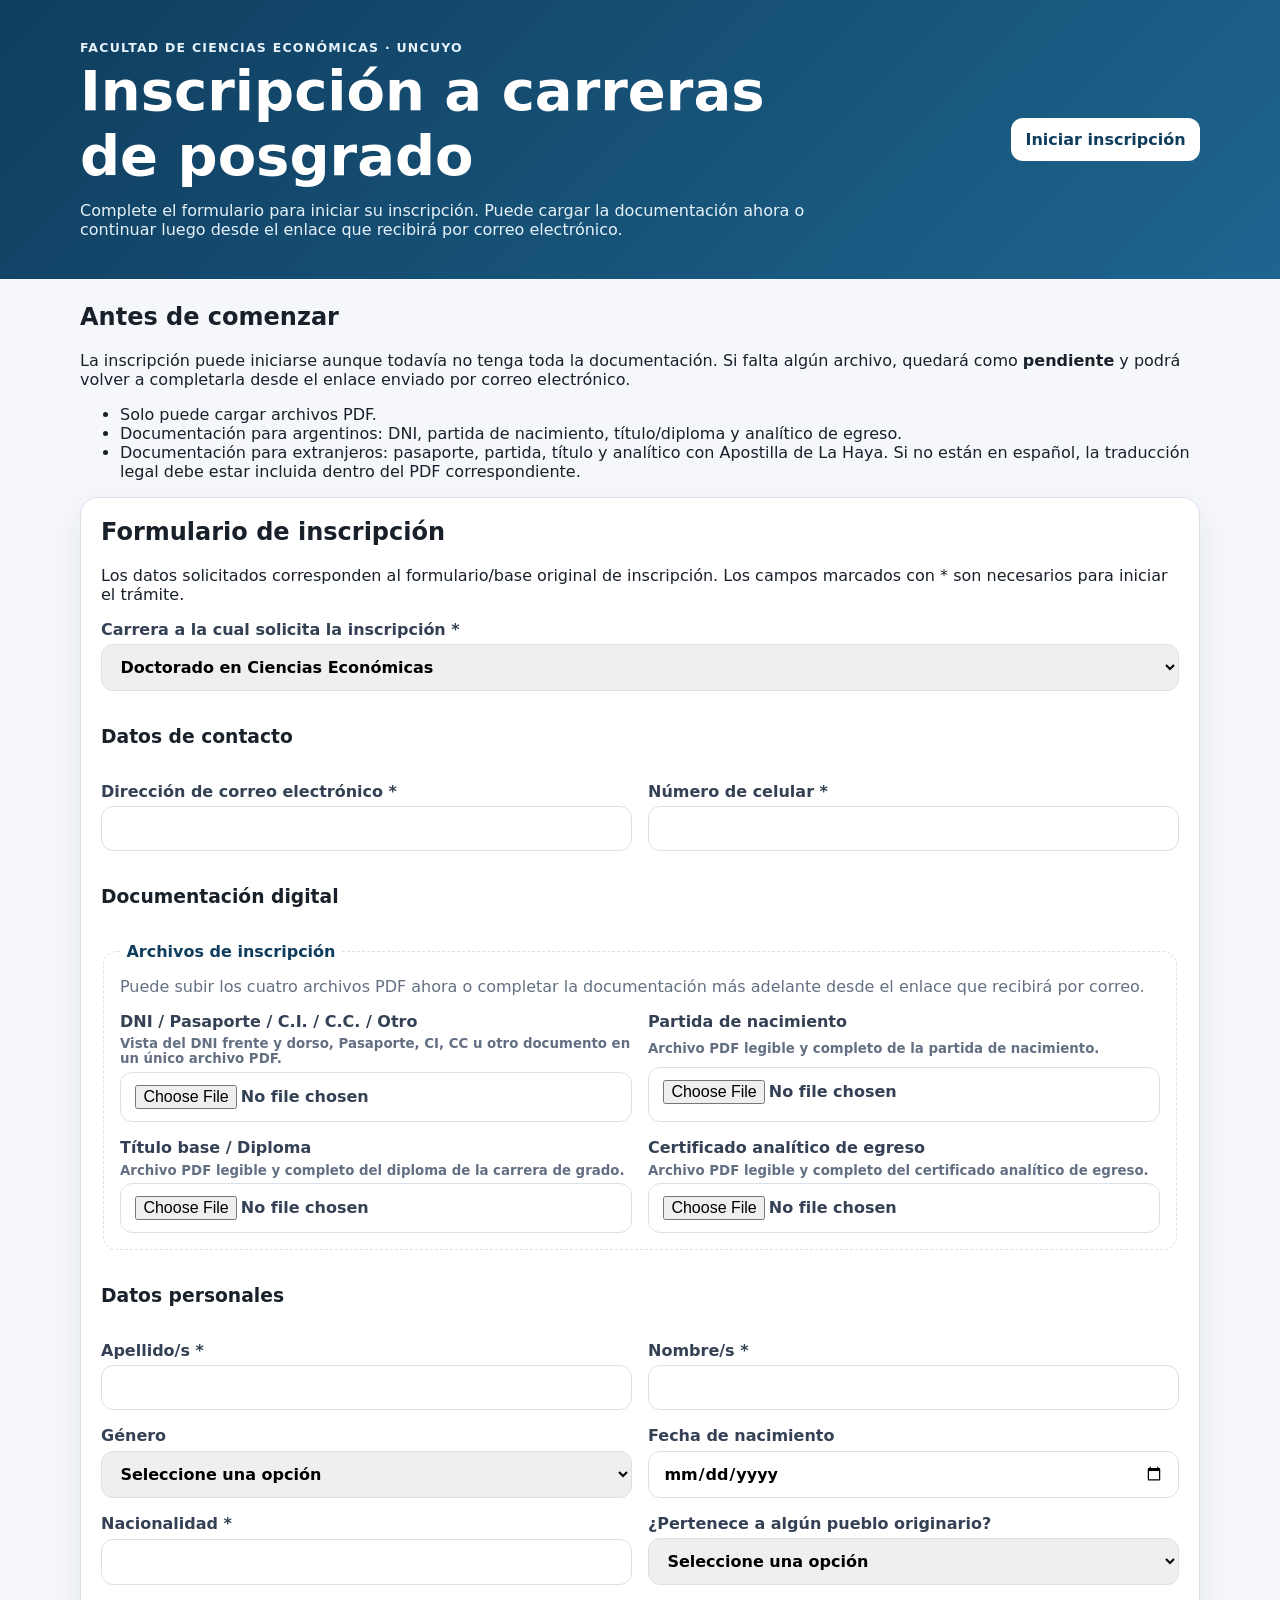
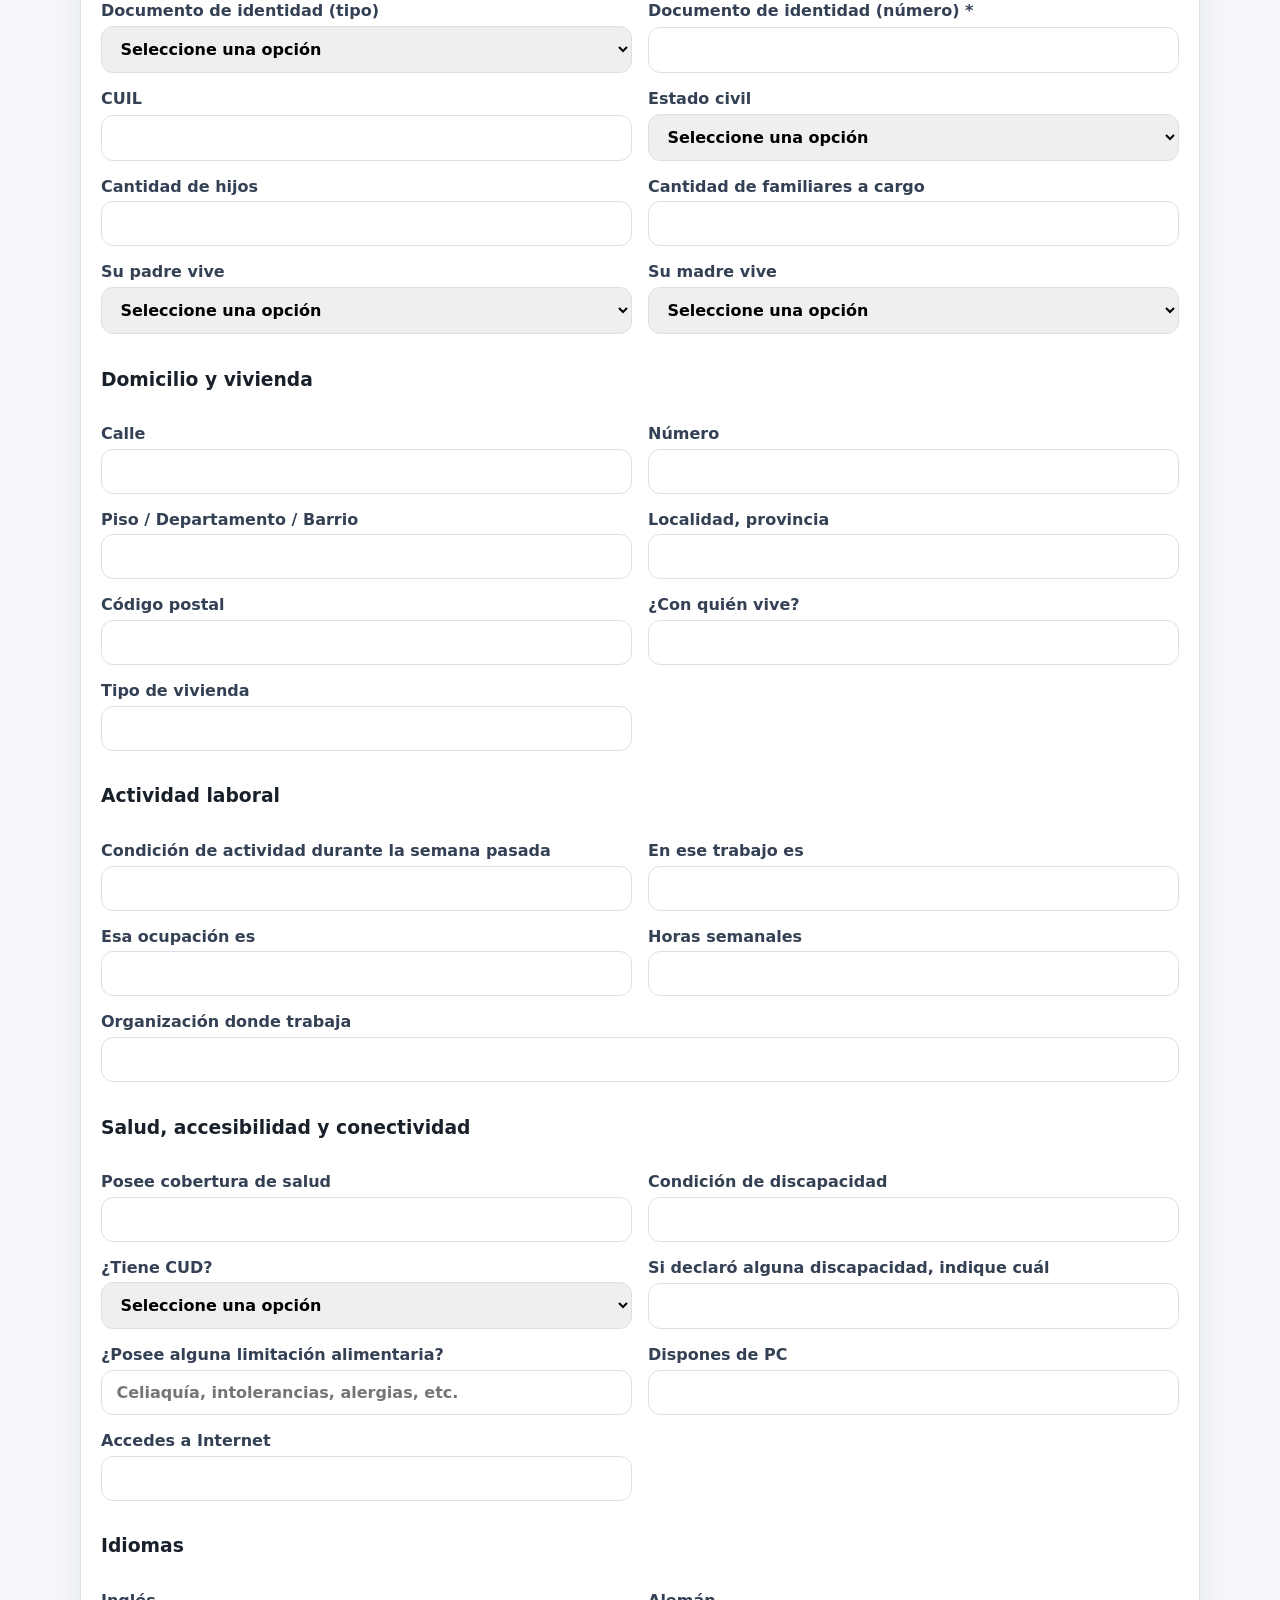
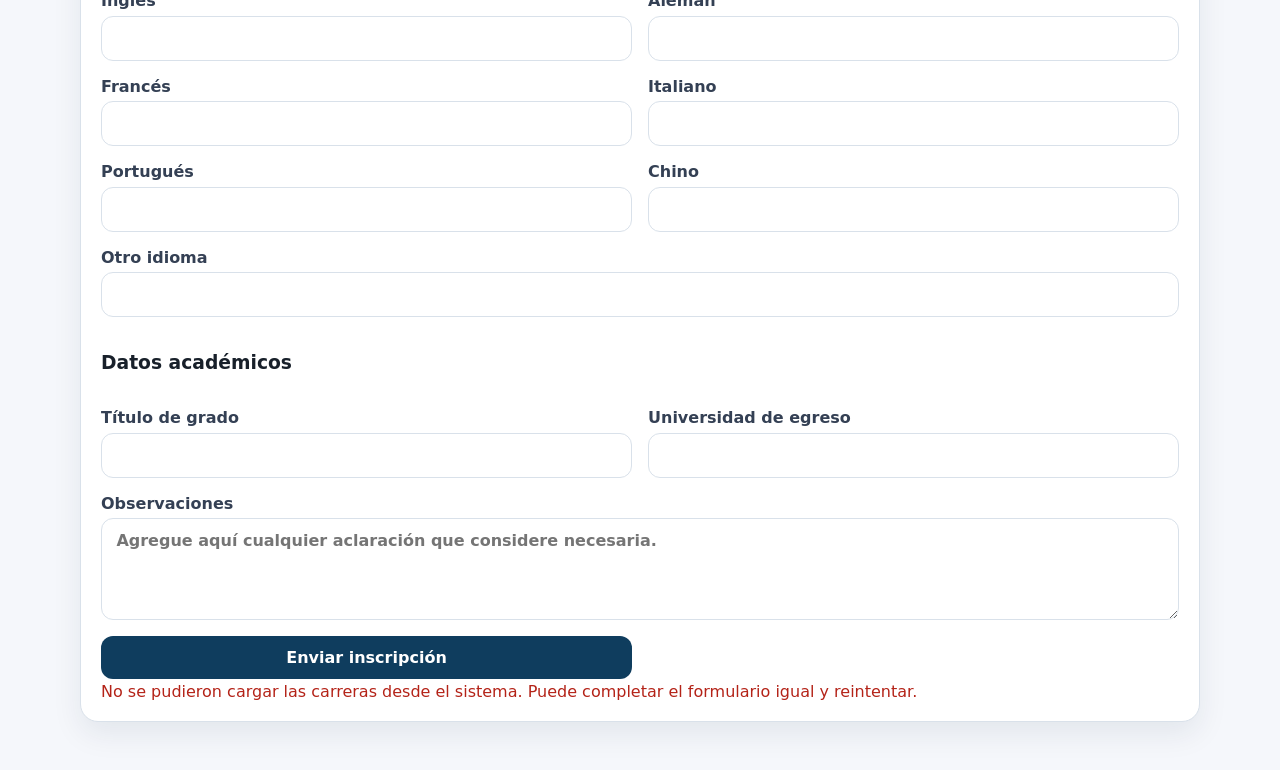
<file: index.html>
<!doctype html>
<html lang="es">
<head>
  <meta charset="utf-8">
  <meta name="viewport" content="width=device-width, initial-scale=1">
  <title>Inscripción a Posgrados FCE</title>
  <link rel="stylesheet" href="assets/css/styles.css">
</head>
<body class="public-page">
  <header class="hero public-hero">
    <div>
      <p class="eyebrow">Facultad de Ciencias Económicas · UNCUYO</p>
      <h1>Inscripción a carreras de posgrado</h1>
      <p>Complete el formulario para iniciar su inscripción. Puede cargar la documentación ahora o continuar luego desde el enlace que recibirá por correo electrónico.</p>
    </div>
    <a class="button button-light" href="#formulario-inscripcion">Iniciar inscripción</a>
  </header>

  <main class="container public-container">
    <section class="notice-panel" aria-label="Información importante">
      <h2>Antes de comenzar</h2>
      <p>La inscripción puede iniciarse aunque todavía no tenga toda la documentación. Si falta algún archivo, quedará como <strong>pendiente</strong> y podrá volver a completarla desde el enlace enviado por correo electrónico.</p>
      <ul>
        <li>Solo puede cargar archivos PDF.</li>
        <li>Documentación para argentinos: DNI, partida de nacimiento, título/diploma y analítico de egreso.</li>
        <li>Documentación para extranjeros: pasaporte, partida, título y analítico con Apostilla de La Haya. Si no están en español, la traducción legal debe estar incluida dentro del PDF correspondiente.</li>
      </ul>
    </section>

    <section id="formulario-inscripcion" class="panel" aria-labelledby="form-title">
      <h2 id="form-title">Formulario de inscripción</h2>
      <p class="section-help">Los datos solicitados corresponden al formulario/base original de inscripción. Los campos marcados con * son necesarios para iniciar el trámite.</p>

      <form id="inscription-form" class="form-grid">
        <label class="full-width">Carrera a la cual solicita la inscripción *
          <select id="carrera-select" name="carrera" required>
            <option value="">Cargando carreras...</option>
          </select>
        </label>

        <h3 class="form-section-title full-width">Datos de contacto</h3>
        <label>Dirección de correo electrónico *
          <input name="email" type="email" autocomplete="email" required>
        </label>
        <label>Número de celular *
          <input name="telefono" autocomplete="tel" required>
        </label>

        <h3 class="form-section-title full-width">Documentación digital</h3>
        <fieldset class="full-width upload-fieldset">
          <legend>Archivos de inscripción</legend>
          <p>Puede subir los cuatro archivos PDF ahora o completar la documentación más adelante desde el enlace que recibirá por correo.</p>
          <label>DNI / Pasaporte / C.I. / C.C. / Otro
            <small>Vista del DNI frente y dorso, Pasaporte, CI, CC u otro documento en un único archivo PDF.</small>
            <input name="docIdentidad" type="file" accept="application/pdf,.pdf">
          </label>
          <label>Partida de nacimiento
            <small>Archivo PDF legible y completo de la partida de nacimiento.</small>
            <input name="docPartida" type="file" accept="application/pdf,.pdf">
          </label>
          <label>Título base / Diploma
            <small>Archivo PDF legible y completo del diploma de la carrera de grado.</small>
            <input name="docTitulo" type="file" accept="application/pdf,.pdf">
          </label>
          <label>Certificado analítico de egreso
            <small>Archivo PDF legible y completo del certificado analítico de egreso.</small>
            <input name="docAnalitico" type="file" accept="application/pdf,.pdf">
          </label>
        </fieldset>

        <h3 class="form-section-title full-width">Datos personales</h3>
        <label>Apellido/s *
          <input name="apellido" autocomplete="family-name" required>
        </label>
        <label>Nombre/s *
          <input name="nombre" autocomplete="given-name" required>
        </label>
        <label>Género
          <select name="genero">
            <option value="">Seleccione una opción</option>
            <option>Femenino</option>
            <option>Masculino</option>
            <option>No binario</option>
            <option>Prefiero no responder</option>
            <option>Otro</option>
          </select>
        </label>
        <label>Fecha de nacimiento
          <input name="fecha_nacimiento" type="date">
        </label>
        <label>Nacionalidad *
          <input name="nacionalidad" required>
        </label>
        <label>¿Pertenece a algún pueblo originario?
          <select name="pueblo_originario">
            <option value="">Seleccione una opción</option>
            <option>Sí</option>
            <option>No</option>
          </select>
        </label>
        <label>Documento de identidad (tipo)
          <select name="tipo_documento">
            <option value="">Seleccione una opción</option>
            <option>Documento Nacional de Identidad</option>
            <option>Pasaporte</option>
            <option>Cédula de identidad</option>
            <option>Cédula de ciudadanía</option>
            <option>Otro</option>
          </select>
        </label>
        <label>Documento de identidad (número) *
          <input name="dni" required>
        </label>
        <label>CUIL
          <input name="cuil">
        </label>
        <label>Estado civil
          <select name="estado_civil">
            <option value="">Seleccione una opción</option>
            <option>Soltero/a</option>
            <option>Casado/a</option>
            <option>Divorciado/a</option>
            <option>Viudo/a</option>
            <option>Unión convivencial</option>
            <option>Otro</option>
          </select>
        </label>
        <label>Cantidad de hijos
          <input name="cantidad_hijos" type="number" min="0">
        </label>
        <label>Cantidad de familiares a cargo
          <input name="familiares_a_cargo" type="number" min="0">
        </label>
        <label>Su padre vive
          <select name="padre_vive">
            <option value="">Seleccione una opción</option>
            <option>Sí</option>
            <option>No</option>
          </select>
        </label>
        <label>Su madre vive
          <select name="madre_vive">
            <option value="">Seleccione una opción</option>
            <option>Sí</option>
            <option>No</option>
          </select>
        </label>

        <h3 class="form-section-title full-width">Domicilio y vivienda</h3>
        <label>Calle
          <input name="calle">
        </label>
        <label>Número
          <input name="numero_calle">
        </label>
        <label>Piso / Departamento / Barrio
          <input name="piso_departamento_barrio">
        </label>
        <label>Localidad, provincia
          <input name="localidad_provincia">
        </label>
        <label>Código postal
          <input name="codigo_postal">
        </label>
        <label>¿Con quién vive?
          <input name="con_quien_vive">
        </label>
        <label>Tipo de vivienda
          <input name="tipo_vivienda">
        </label>

        <h3 class="form-section-title full-width">Actividad laboral</h3>
        <label>Condición de actividad durante la semana pasada
          <input name="condicion_actividad">
        </label>
        <label>En ese trabajo es
          <input name="en_ese_trabajo_es">
        </label>
        <label>Esa ocupación es
          <input name="esa_ocupacion_es">
        </label>
        <label>Horas semanales
          <input name="horas_semanales">
        </label>
        <label class="full-width">Organización donde trabaja
          <input name="organizacion_trabaja">
        </label>

        <h3 class="form-section-title full-width">Salud, accesibilidad y conectividad</h3>
        <label>Posee cobertura de salud
          <input name="cobertura_salud">
        </label>
        <label>Condición de discapacidad
          <input name="condicion_discapacidad">
        </label>
        <label>¿Tiene CUD?
          <select name="tiene_cud">
            <option value="">Seleccione una opción</option>
            <option>Sí</option>
            <option>No</option>
          </select>
        </label>
        <label>Si declaró alguna discapacidad, indique cuál
          <input name="discapacidad_detalle">
        </label>
        <label>¿Posee alguna limitación alimentaria?
          <input name="limitacion_alimentaria" placeholder="Celiaquía, intolerancias, alergias, etc.">
        </label>
        <label>Dispones de PC
          <input name="dispone_pc">
        </label>
        <label>Accedes a Internet
          <input name="acceso_internet">
        </label>

        <h3 class="form-section-title full-width">Idiomas</h3>
        <label>Inglés
          <input name="idioma_ingles">
        </label>
        <label>Alemán
          <input name="idioma_aleman">
        </label>
        <label>Francés
          <input name="idioma_frances">
        </label>
        <label>Italiano
          <input name="idioma_italiano">
        </label>
        <label>Portugués
          <input name="idioma_portugues">
        </label>
        <label>Chino
          <input name="idioma_chino">
        </label>
        <label class="full-width">Otro idioma
          <input name="idioma_otro">
        </label>

        <h3 class="form-section-title full-width">Datos académicos</h3>
        <label>Título de grado
          <input name="titulo_grado">
        </label>
        <label>Universidad de egreso
          <input name="universidad_egreso">
        </label>

        <label class="full-width">Observaciones
          <textarea name="observaciones" rows="4" placeholder="Agregue aquí cualquier aclaración que considere necesaria."></textarea>
        </label>

        <button type="submit">Enviar inscripción</button>
      </form>
      <p id="form-message" class="status-message"></p>
    </section>
  </main>

  <script src="assets/js/config.js"></script>
  <script src="assets/js/api.js"></script>
  <script src="assets/js/ui.js"></script>
  <script src="assets/js/app.js"></script>
</body>
</html>
</file>
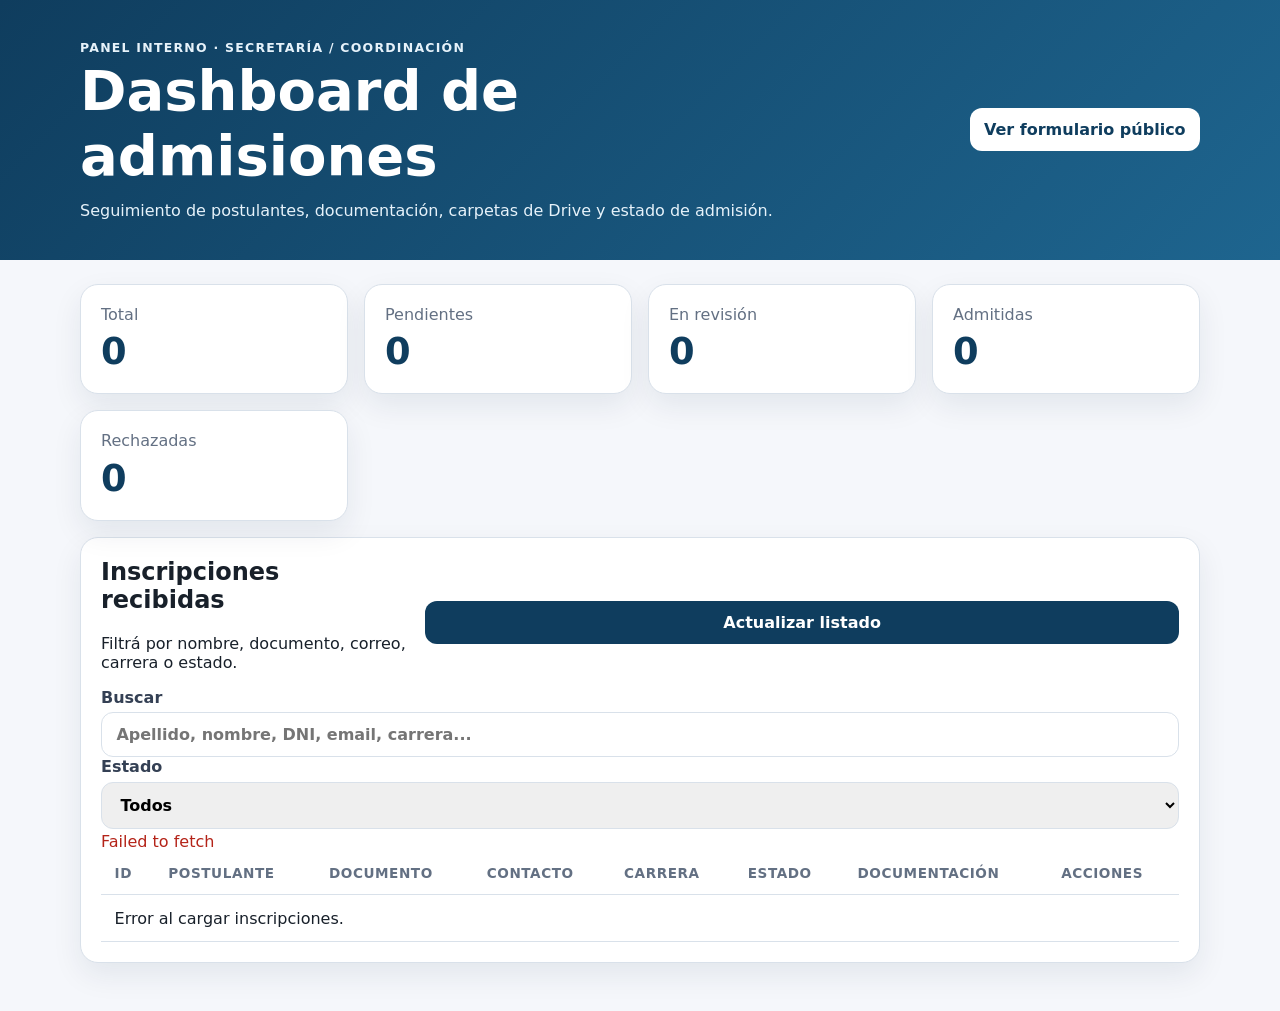
<file: admin.html>
<!doctype html>
<html lang="es">
<head>
  <meta charset="utf-8">
  <meta name="viewport" content="width=device-width, initial-scale=1">
  <title>Dashboard de Admisiones - Posgrado FCE</title>
  <link rel="stylesheet" href="assets/css/styles.css">
</head>
<body class="admin-page">
  <header class="hero admin-hero">
    <div>
      <p class="eyebrow">Panel interno · Secretaría / Coordinación</p>
      <h1>Dashboard de admisiones</h1>
      <p>Seguimiento de postulantes, documentación, carpetas de Drive y estado de admisión.</p>
    </div>
    <a class="button button-light" href="index.html">Ver formulario público</a>
  </header>

  <main class="container">
    <section class="cards" aria-label="Resumen de inscripciones">
      <article class="card"><span>Total</span><strong id="count-total">0</strong></article>
      <article class="card"><span>Pendientes</span><strong id="count-pendiente">0</strong></article>
      <article class="card"><span>En revisión</span><strong id="count-revision">0</strong></article>
      <article class="card"><span>Admitidas</span><strong id="count-aprobada">0</strong></article>
      <article class="card"><span>Rechazadas</span><strong id="count-rechazada">0</strong></article>
    </section>

    <section class="panel">
      <div class="section-heading">
        <div>
          <h2>Inscripciones recibidas</h2>
          <p class="section-help">Filtrá por nombre, documento, correo, carrera o estado.</p>
        </div>
        <button id="refresh-button" type="button">Actualizar listado</button>
      </div>

      <div class="filters-grid">
        <label>Buscar
          <input id="search-input" type="search" placeholder="Apellido, nombre, DNI, email, carrera...">
        </label>
        <label>Estado
          <select id="status-filter">
            <option value="">Todos</option>
            <option value="Pendiente">Pendiente</option>
            <option value="En revisión">En revisión</option>
            <option value="Aprobada">Admitida</option>
            <option value="Rechazada">Rechazada</option>
          </select>
        </label>
      </div>

      <p id="admin-message" class="status-message">Cargando inscripciones...</p>

      <div class="table-wrap">
        <table>
          <thead>
            <tr>
              <th>ID</th>
              <th>Postulante</th>
              <th>Documento</th>
              <th>Contacto</th>
              <th>Carrera</th>
              <th>Estado</th>
              <th>Documentación</th>
              <th>Acciones</th>
            </tr>
          </thead>
          <tbody id="admin-inscriptions-body">
            <tr><td colspan="8">Cargando inscripciones...</td></tr>
          </tbody>
        </table>
      </div>
    </section>
  </main>

  <dialog id="review-dialog" class="review-dialog">
    <form method="dialog" class="dialog-card">
      <button class="dialog-close" value="cancel" aria-label="Cerrar">×</button>
      <h2 id="dialog-title">Revisión de inscripción</h2>
      <div id="dialog-content"></div>
      <menu class="dialog-actions">
        <button id="dialog-admit-button" type="button">Admitir inscripción</button>
        <button id="dialog-reject-button" type="button" class="danger-button">Rechazar inscripción</button>
      </menu>
    </form>
  </dialog>

  <script src="assets/js/config.js"></script>
  <script src="assets/js/api.js"></script>
  <script src="assets/js/admin.js"></script>
</body>
</html>
</file>
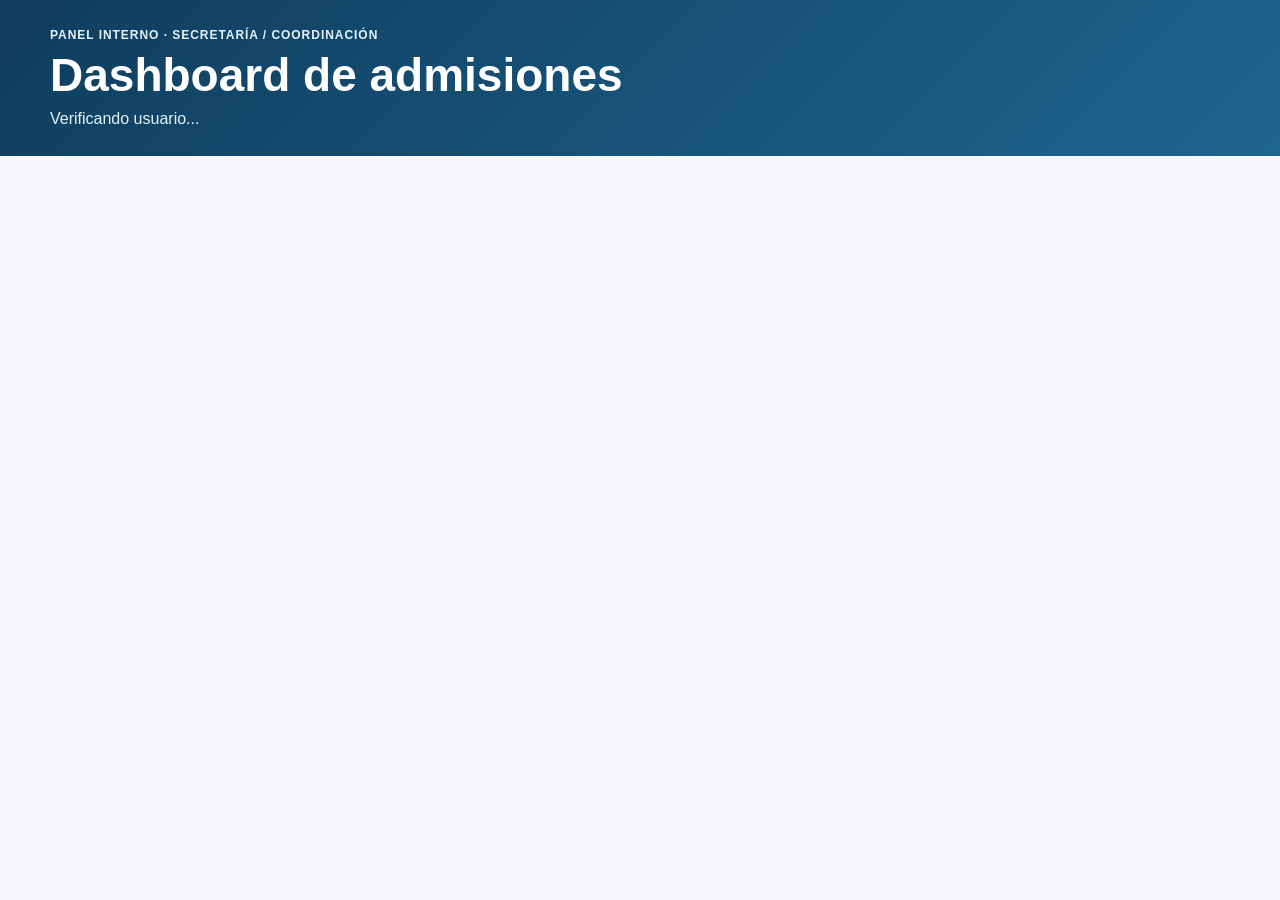
<file: apps-script-internal/Admin.html>
<!doctype html>
<html lang="es">
<head>
  <meta charset="utf-8">
  <meta name="viewport" content="width=device-width, initial-scale=1">
  <title>Dashboard interno · Posgrado FCE</title>
  <style>
    :root {
      --primary: #0f3d5e;
      --primary-soft: #e8f3fb;
      --bg: #f5f7fb;
      --text: #18202a;
      --muted: #637083;
      --danger: #b42318;
      --success: #067647;
      --border: #d9e1ea;
      --card: #ffffff;
    }
    * { box-sizing: border-box; }
    body { margin: 0; font-family: Arial, sans-serif; background: var(--bg); color: var(--text); }
    header { padding: 28px max(16px, calc((100vw - 1180px) / 2)); background: linear-gradient(135deg, var(--primary), #1e658f); color: white; }
    header h1 { margin: 6px 0 8px; font-size: clamp(28px, 5vw, 46px); }
    header p { margin: 0; color: #e6f2fa; }
    .eyebrow { text-transform: uppercase; letter-spacing: .08em; font-size: 12px; font-weight: 700; }
    main { width: min(1180px, calc(100% - 24px)); margin: 18px auto 48px; }
    .hidden { display: none !important; }
    .cards { display: grid; grid-template-columns: repeat(5, 1fr); gap: 12px; margin-bottom: 14px; }
    .card, .panel, dialog form { background: var(--card); border: 1px solid var(--border); border-radius: 18px; box-shadow: 0 12px 30px rgba(17, 38, 62, .08); }
    .card { padding: 16px; }
    .card span { color: var(--muted); }
    .card strong { display: block; color: var(--primary); font-size: 32px; margin-top: 6px; }
    .panel { padding: 18px; }
    .section-heading { display: flex; justify-content: space-between; align-items: center; gap: 12px; }
    .filters { display: grid; grid-template-columns: 1fr 240px; gap: 12px; margin: 14px 0; }
    label { display: grid; gap: 6px; font-weight: 700; color: #344054; }
    input, select, button { width: 100%; border: 1px solid var(--border); border-radius: 12px; padding: 10px 12px; font: inherit; }
    button { background: var(--primary); color: white; border: 0; cursor: pointer; font-weight: 800; }
    button:disabled { opacity: .5; cursor: not-allowed; }
    .danger { background: var(--danger); }
    .secondary { background: var(--primary-soft); color: var(--primary); }
    .small { padding: 8px 10px; border-radius: 10px; font-size: 13px; }
    .status { margin: 8px 0 0; color: var(--muted); }
    .status[data-type="success"] { color: var(--success); }
    .status[data-type="error"] { color: var(--danger); }
    .table-wrap { overflow-x: auto; }
    table { width: 100%; border-collapse: collapse; min-width: 980px; }
    th, td { padding: 12px; border-bottom: 1px solid var(--border); text-align: left; vertical-align: top; }
    th { color: var(--muted); font-size: 12px; text-transform: uppercase; letter-spacing: .04em; }
    .pill { display: inline-block; padding: 4px 8px; border-radius: 999px; background: var(--primary-soft); color: var(--primary); font-weight: 700; font-size: 12px; }
    .pagination { display: flex; align-items: center; justify-content: center; gap: 12px; padding-top: 16px; }
    dialog { width: min(900px, calc(100% - 24px)); border: 0; padding: 0; background: transparent; }
    dialog::backdrop { background: rgba(0,0,0,.4); }
    dialog form { padding: 20px; }
    .dialog-top { display: flex; justify-content: space-between; gap: 12px; align-items: center; }
    .close { width: auto; background: #eef2f7; color: var(--text); }
    .review-grid { display: grid; grid-template-columns: repeat(2, 1fr); gap: 8px 16px; }
    .documents-list { display: grid; gap: 12px; }
    .document-card { border: 1px solid var(--border); border-radius: 14px; padding: 12px; display: grid; grid-template-columns: 1fr 220px; gap: 12px; }
    .doc-actions { display: flex; flex-direction: column; gap: 8px; }
    a { color: var(--primary); font-weight: 700; }
    .not-authorized { padding: 20px; }
    @media (max-width: 850px) { .cards, .filters, .review-grid, .document-card { grid-template-columns: 1fr; } .section-heading { display: block; } }
  </style>
</head>
<body>
  <header>
    <p class="eyebrow">Panel interno · Secretaría / Coordinación</p>
    <h1>Dashboard de admisiones</h1>
    <p id="user-info">Verificando usuario...</p>
  </header>

  <main>
    <section id="auth-error" class="panel not-authorized hidden"></section>
    <section id="dashboard" class="hidden">
      <section class="cards">
        <article class="card"><span>Total</span><strong id="count-total">0</strong></article>
        <article class="card"><span>Pendientes</span><strong id="count-pendiente">0</strong></article>
        <article class="card"><span>En revisión</span><strong id="count-revision">0</strong></article>
        <article class="card"><span>Admitidas</span><strong id="count-aprobada">0</strong></article>
        <article class="card"><span>Rechazadas</span><strong id="count-rechazada">0</strong></article>
      </section>
      <section class="panel">
        <div class="section-heading">
          <div>
            <h2>Inscripciones recibidas</h2>
            <p class="status" id="message">Cargando...</p>
          </div>
          <button id="refresh" type="button">Actualizar</button>
        </div>
        <div class="filters">
          <label>Buscar <input id="search" type="search" placeholder="Apellido, nombre, DNI, email, carrera..."></label>
          <label>Estado <select id="status-filter"><option value="">Todos</option><option>Pendiente</option><option>En revisión</option><option>Aprobada</option><option>Rechazada</option></select></label>
        </div>
        <div class="table-wrap">
          <table>
            <thead><tr><th>ID</th><th>Postulante</th><th>Documento</th><th>Contacto</th><th>Carrera</th><th>Estado</th><th>Documentación</th><th>Acciones</th></tr></thead>
            <tbody id="rows"><tr><td colspan="8">Cargando...</td></tr></tbody>
          </table>
        </div>
        <div id="pagination" class="pagination"></div>
      </section>
    </section>
  </main>

  <dialog id="review-dialog"><form method="dialog"><div class="dialog-top"><h2 id="dialog-title">Revisión</h2><button class="close" value="cancel">Cerrar</button></div><div id="dialog-content"></div><div style="display:grid; grid-template-columns:1fr 1fr; gap:10px; margin-top:16px;"><button id="admit" type="button">Admitir inscripción</button><button id="reject" type="button" class="danger">Rechazar inscripción</button></div></form></dialog>

  <script>
    const PAGE_SIZE = 20;
    let user = null, rows = [], selected = null, currentPage = 1;
    const $ = (id) => document.getElementById(id);
    function setMessage(text, type = 'info') { $('message').textContent = text; $('message').dataset.type = type; }
    function html(value) { return String(value ?? '').replaceAll('&','&amp;').replaceAll('<','&lt;').replaceAll('>','&gt;').replaceAll('"','&quot;').replaceAll("'",'&#039;'); }
    function normalize(value) { return String(value || '').toLowerCase().normalize('NFD').replace(/[\u0300-\u036f]/g, ''); }
    function parseDocs(item) { try { return Array.isArray(item.documentacion) ? item.documentacion : JSON.parse(item.documentacion || '[]'); } catch { return []; } }
    function docSummary(item) { const docs = parseDocs(item); if (!docs.length) return 'Sin documentos'; const required = docs.filter((d) => d.obligatorio !== 'CONDICIONAL'); const uploaded = required.filter((d) => d.file_url || d.url || d.fileId).length; const approved = docs.filter((d) => d.estado_documento === 'APROBADO').length; const rejected = docs.filter((d) => d.estado_documento === 'RECHAZADO').length; return `${uploaded}/${required.length || docs.length} obligatorios · ${approved} aprobados · ${rejected} rechazados`; }
    function link(url, text) { return url ? `<a href="${html(url)}" target="_blank" rel="noopener">${html(text)}</a>` : '<span>No disponible</span>'; }
    function filteredRows() { const q = normalize($('search').value); const status = $('status-filter').value; return rows.filter((item) => { const haystack = normalize([item.codigoPublico, item.inscripcionId, item.nombre, item.dni, item.email, item.telefono, item.carrera, item.estado].join(' ')); return (!q || haystack.includes(q)) && (!status || item.estado === status); }); }
    function renderCounts() { const counts = { total: rows.length, pendiente: 0, revision: 0, aprobada: 0, rechazada: 0 }; rows.forEach((item) => { if (item.estado === 'Pendiente') counts.pendiente++; if (item.estado === 'En revisión') counts.revision++; if (item.estado === 'Aprobada') counts.aprobada++; if (item.estado === 'Rechazada') counts.rechazada++; }); $('count-total').textContent = counts.total; $('count-pendiente').textContent = counts.pendiente; $('count-revision').textContent = counts.revision; $('count-aprobada').textContent = counts.aprobada; $('count-rechazada').textContent = counts.rechazada; }
    function renderPagination(total) { const totalPages = Math.max(1, Math.ceil(total / PAGE_SIZE)); if (currentPage > totalPages) currentPage = totalPages; if (total <= PAGE_SIZE) { $('pagination').innerHTML = ''; return; } const from = (currentPage - 1) * PAGE_SIZE + 1; const to = Math.min(currentPage * PAGE_SIZE, total); $('pagination').innerHTML = `<button class="secondary" id="prev" ${currentPage === 1 ? 'disabled' : ''}>Anterior</button><span>Página ${currentPage} de ${totalPages} · Mostrando ${from}-${to} de ${total}</span><button class="secondary" id="next" ${currentPage === totalPages ? 'disabled' : ''}>Siguiente</button>`; $('prev')?.addEventListener('click', () => { currentPage--; renderTable(); }); $('next')?.addEventListener('click', () => { currentPage++; renderTable(); }); }
    function renderTable() { const filtered = filteredRows(); const start = (currentPage - 1) * PAGE_SIZE; const pageRows = filtered.slice(start, start + PAGE_SIZE); if (!pageRows.length) { $('rows').innerHTML = '<tr><td colspan="8">No hay inscripciones para mostrar.</td></tr>'; renderPagination(0); return; } $('rows').innerHTML = pageRows.map((item) => `<tr><td><strong>${html(item.codigoPublico || item.inscripcionId || '')}</strong></td><td>${html(item.nombre || '')}</td><td>${html(item.dni || '')}</td><td>${html(item.email || '')}<br><small>${html(item.telefono || '')}</small></td><td>${html(item.carrera || '')}</td><td><span class="pill">${html(item.estado || '')}</span></td><td>${html(docSummary(item))}</td><td><button class="small" data-id="${html(item.codigoPublico || item.inscripcionId || '')}">Revisar</button></td></tr>`).join(''); document.querySelectorAll('[data-id]').forEach((button) => button.addEventListener('click', () => openReview(button.dataset.id))); renderPagination(filtered.length); }
    function renderDocs(item) { const docs = parseDocs(item); if (!docs.length) return '<p>No hay documentos asociados.</p>'; return `<div class="documents-list">${docs.map((doc) => { const id = doc.documento_id || doc.documentoId || ''; const status = doc.estado_documento || doc.estado || 'PENDIENTE'; const url = doc.file_url || doc.url || ''; const name = doc.tipo_documento || doc.tipo || 'Documento'; const obs = doc.observacion_rechazo || ''; return `<article class="document-card"><div><strong>${html(name)}</strong><p>Estado: <span class="pill">${html(status)}</span></p>${obs ? `<p style="color:var(--danger)">Motivo: ${html(obs)}</p>` : ''}${link(url, 'Abrir archivo')}</div><div class="doc-actions"><button class="small" type="button" data-approve="${html(id)}">Aprobar documento</button><button class="small danger" type="button" data-reject-doc="${html(id)}">Rechazar documento</button></div></article>`; }).join('')}</div>`; }
    function openReview(id) { selected = rows.find((item) => (item.codigoPublico || item.inscripcionId) === id); if (!selected) return; $('dialog-title').textContent = `Revisión ${selected.codigoPublico || selected.inscripcionId}`; $('dialog-content').innerHTML = `<div class="review-grid"><p><strong>Postulante:</strong> ${html(selected.nombre || '')}</p><p><strong>Documento:</strong> ${html(selected.dni || '')}</p><p><strong>Email:</strong> ${html(selected.email || '')}</p><p><strong>Celular:</strong> ${html(selected.telefono || '')}</p><p><strong>Carrera:</strong> ${html(selected.carrera || '')}</p><p><strong>Estado:</strong> ${html(selected.estado || '')}</p><p><strong>Carpeta Drive:</strong> ${link(selected.carpetaDriveUrl, 'Abrir carpeta')}</p><p><strong>PDF unificado:</strong> ${link(selected.pdfUnificadoUrl, 'Abrir PDF')}</p></div><h3>Documentación</h3>${renderDocs(selected)}`; document.querySelectorAll('[data-approve]').forEach((b) => b.addEventListener('click', () => approveDocument(b.dataset.approve))); document.querySelectorAll('[data-reject-doc]').forEach((b) => b.addEventListener('click', () => rejectDocument(b.dataset.rejectDoc))); $('review-dialog').showModal(); }
    function load() { setMessage('Cargando inscripciones...'); google.script.run.withSuccessHandler((response) => { user = response.usuario; rows = response.inscripciones || []; $('user-info').textContent = `${user.email} · ${user.rol}${user.carrera_ids && user.carrera_ids !== 'TODAS' ? ' · ' + user.carrera_ids : ''}`; $('dashboard').classList.remove('hidden'); $('auth-error').classList.add('hidden'); currentPage = 1; renderCounts(); renderTable(); setMessage(`Inscripciones cargadas: ${rows.length}.`, 'success'); }).withFailureHandler((error) => { $('dashboard').classList.add('hidden'); $('auth-error').classList.remove('hidden'); $('auth-error').innerHTML = `<h2>Acceso no autorizado</h2><p>${html(error.message || error)}</p><p>Ingresá con una cuenta autorizada de la FCE o pedí que agreguen tu correo en la hoja Usuarios.</p>`; $('user-info').textContent = 'Acceso no autorizado'; }).adminListInscriptions(); }
    function approveDocument(documentoId) { google.script.run.withSuccessHandler(() => { load(); $('review-dialog').close(); }).withFailureHandler((e) => alert(e.message || e)).adminUpdateDocumentStatus(documentoId, 'APROBADO', ''); }
    function rejectDocument(documentoId) { const motivo = prompt('Motivo del rechazo del documento:'); if (!motivo) return; google.script.run.withSuccessHandler(() => { load(); $('review-dialog').close(); }).withFailureHandler((e) => alert(e.message || e)).adminUpdateDocumentStatus(documentoId, 'RECHAZADO', motivo); }
    function admitSelected() { if (!selected || !confirm('¿Confirmás que querés admitir esta inscripción?')) return; google.script.run.withSuccessHandler(() => { load(); $('review-dialog').close(); }).withFailureHandler((e) => alert(e.message || e)).adminAdmitInscription(selected.codigoPublico || selected.inscripcionId); }
    function rejectSelected() { if (!selected) return; const motivo = prompt('Motivo del rechazo de la inscripción:'); if (!motivo) return; google.script.run.withSuccessHandler(() => { load(); $('review-dialog').close(); }).withFailureHandler((e) => alert(e.message || e)).adminRejectInscription(selected.codigoPublico || selected.inscripcionId, motivo); }
    $('refresh').addEventListener('click', load); $('search').addEventListener('input', () => { currentPage = 1; renderTable(); }); $('status-filter').addEventListener('change', () => { currentPage = 1; renderTable(); }); $('admit').addEventListener('click', admitSelected); $('reject').addEventListener('click', rejectSelected); load();
  </script>
</body>
</html>
</file>
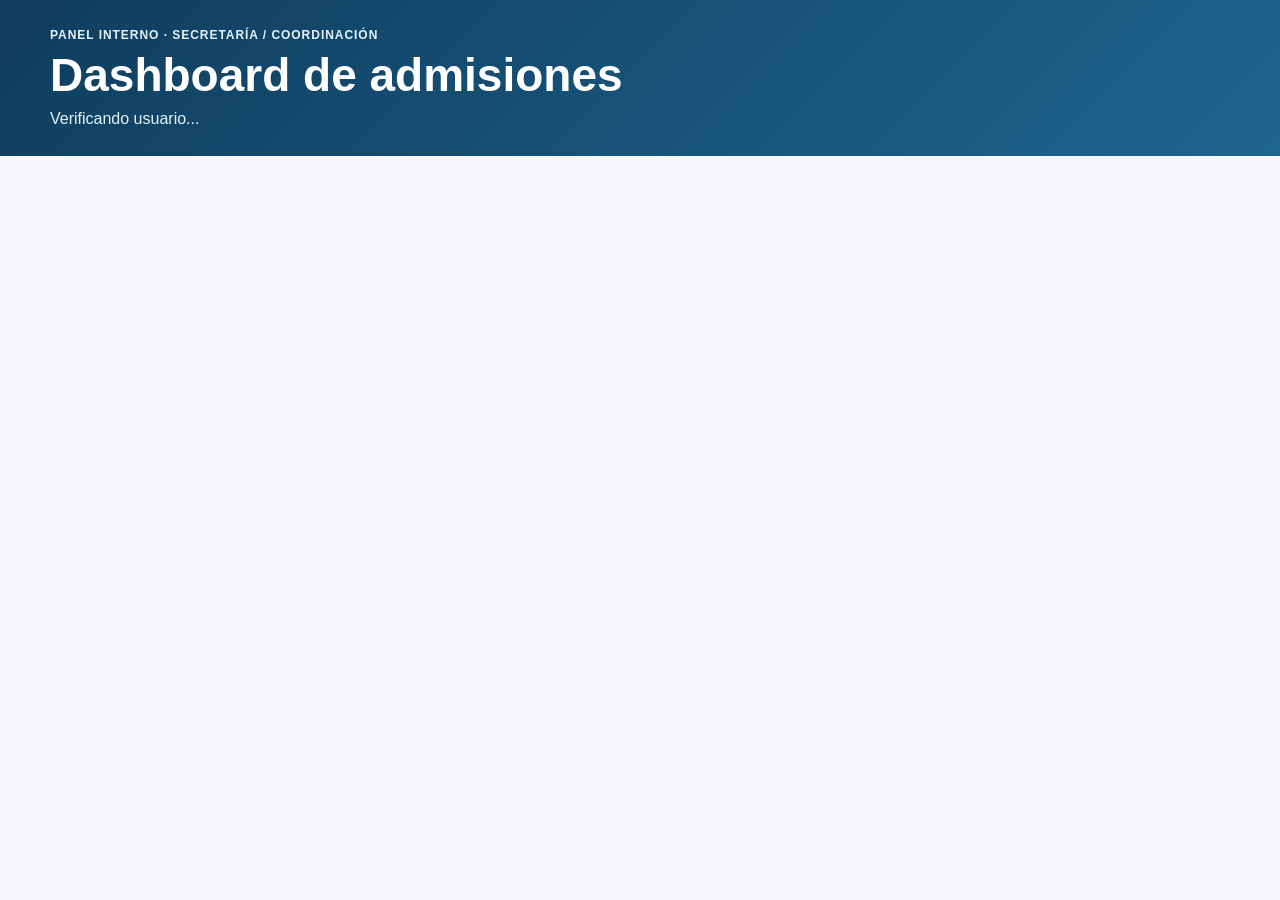
<file: apps-script/Admin.html>
<!doctype html>
<html lang="es">
<head>
  <meta charset="utf-8">
  <meta name="viewport" content="width=device-width, initial-scale=1">
  <title>Dashboard interno · Posgrado FCE</title>
  <style>
    :root {
      --primary: #0f3d5e;
      --primary-soft: #e8f3fb;
      --bg: #f5f7fb;
      --text: #18202a;
      --muted: #637083;
      --danger: #b42318;
      --success: #067647;
      --border: #d9e1ea;
      --card: #ffffff;
    }
    * { box-sizing: border-box; }
    body { margin: 0; font-family: Arial, sans-serif; background: var(--bg); color: var(--text); }
    header { padding: 28px max(16px, calc((100vw - 1180px) / 2)); background: linear-gradient(135deg, var(--primary), #1e658f); color: white; }
    header h1 { margin: 6px 0 8px; font-size: clamp(28px, 5vw, 46px); }
    header p { margin: 0; color: #e6f2fa; }
    .eyebrow { text-transform: uppercase; letter-spacing: .08em; font-size: 12px; font-weight: 700; }
    main { width: min(1180px, calc(100% - 24px)); margin: 18px auto 48px; }
    .hidden { display: none !important; }
    .cards { display: grid; grid-template-columns: repeat(5, 1fr); gap: 12px; margin-bottom: 14px; }
    .card, .panel, dialog form { background: var(--card); border: 1px solid var(--border); border-radius: 18px; box-shadow: 0 12px 30px rgba(17, 38, 62, .08); }
    .card { padding: 16px; }
    .card span { color: var(--muted); }
    .card strong { display: block; color: var(--primary); font-size: 32px; margin-top: 6px; }
    .panel { padding: 18px; }
    .section-heading { display: flex; justify-content: space-between; align-items: center; gap: 12px; }
    .filters { display: grid; grid-template-columns: 1fr 240px; gap: 12px; margin: 14px 0; }
    label { display: grid; gap: 6px; font-weight: 700; color: #344054; }
    input, select, button, textarea { width: 100%; border: 1px solid var(--border); border-radius: 12px; padding: 10px 12px; font: inherit; }
    button { background: var(--primary); color: white; border: 0; cursor: pointer; font-weight: 800; }
    button:disabled { opacity: .5; cursor: not-allowed; }
    .danger { background: var(--danger); }
    .secondary { background: var(--primary-soft); color: var(--primary); }
    .small { padding: 8px 10px; border-radius: 10px; font-size: 13px; }
    .status { margin: 8px 0 0; color: var(--muted); }
    .status[data-type="success"] { color: var(--success); }
    .status[data-type="error"] { color: var(--danger); }
    .table-wrap { overflow-x: auto; }
    table { width: 100%; border-collapse: collapse; min-width: 980px; }
    th, td { padding: 12px; border-bottom: 1px solid var(--border); text-align: left; vertical-align: top; }
    th { color: var(--muted); font-size: 12px; text-transform: uppercase; letter-spacing: .04em; }
    .pill { display: inline-block; padding: 4px 8px; border-radius: 999px; background: var(--primary-soft); color: var(--primary); font-weight: 700; font-size: 12px; }
    .pagination { display: flex; align-items: center; justify-content: center; gap: 12px; padding-top: 16px; }
    dialog { width: min(900px, calc(100% - 24px)); border: 0; padding: 0; background: transparent; }
    dialog::backdrop { background: rgba(0,0,0,.4); }
    dialog form { padding: 20px; }
    .dialog-top { display: flex; justify-content: space-between; gap: 12px; align-items: center; }
    .close { width: auto; background: #eef2f7; color: var(--text); }
    .review-grid { display: grid; grid-template-columns: repeat(2, 1fr); gap: 8px 16px; }
    .documents-list { display: grid; gap: 12px; }
    .document-card { border: 1px solid var(--border); border-radius: 14px; padding: 12px; display: grid; grid-template-columns: 1fr 220px; gap: 12px; }
    .doc-actions { display: flex; flex-direction: column; gap: 8px; }
    a { color: var(--primary); font-weight: 700; }
    .not-authorized { padding: 20px; }
    @media (max-width: 850px) { .cards, .filters, .review-grid, .document-card { grid-template-columns: 1fr; } .section-heading { display: block; } }
  </style>
</head>
<body>
  <header>
    <p class="eyebrow">Panel interno · Secretaría / Coordinación</p>
    <h1>Dashboard de admisiones</h1>
    <p id="user-info">Verificando usuario...</p>
  </header>

  <main>
    <section id="auth-error" class="panel not-authorized hidden"></section>

    <section id="dashboard" class="hidden">
      <section class="cards">
        <article class="card"><span>Total</span><strong id="count-total">0</strong></article>
        <article class="card"><span>Pendientes</span><strong id="count-pendiente">0</strong></article>
        <article class="card"><span>En revisión</span><strong id="count-revision">0</strong></article>
        <article class="card"><span>Admitidas</span><strong id="count-aprobada">0</strong></article>
        <article class="card"><span>Rechazadas</span><strong id="count-rechazada">0</strong></article>
      </section>

      <section class="panel">
        <div class="section-heading">
          <div>
            <h2>Inscripciones recibidas</h2>
            <p class="status" id="message">Cargando...</p>
          </div>
          <button id="refresh" type="button">Actualizar</button>
        </div>

        <div class="filters">
          <label>Buscar
            <input id="search" type="search" placeholder="Apellido, nombre, DNI, email, carrera...">
          </label>
          <label>Estado
            <select id="status-filter">
              <option value="">Todos</option>
              <option>Pendiente</option>
              <option>En revisión</option>
              <option>Aprobada</option>
              <option>Rechazada</option>
            </select>
          </label>
        </div>

        <div class="table-wrap">
          <table>
            <thead>
              <tr>
                <th>ID</th>
                <th>Postulante</th>
                <th>Documento</th>
                <th>Contacto</th>
                <th>Carrera</th>
                <th>Estado</th>
                <th>Documentación</th>
                <th>Acciones</th>
              </tr>
            </thead>
            <tbody id="rows"><tr><td colspan="8">Cargando...</td></tr></tbody>
          </table>
        </div>
        <div id="pagination" class="pagination"></div>
      </section>
    </section>
  </main>

  <dialog id="review-dialog">
    <form method="dialog">
      <div class="dialog-top">
        <h2 id="dialog-title">Revisión</h2>
        <button class="close" value="cancel">Cerrar</button>
      </div>
      <div id="dialog-content"></div>
      <div style="display:grid; grid-template-columns:1fr 1fr; gap:10px; margin-top:16px;">
        <button id="admit" type="button">Admitir inscripción</button>
        <button id="reject" type="button" class="danger">Rechazar inscripción</button>
      </div>
    </form>
  </dialog>

  <script>
    const PAGE_SIZE = 20;
    let user = null;
    let rows = [];
    let selected = null;
    let currentPage = 1;

    const $ = (id) => document.getElementById(id);

    function setMessage(text, type = 'info') {
      $('message').textContent = text;
      $('message').dataset.type = type;
    }

    function html(value) {
      return String(value ?? '')
        .replaceAll('&', '&amp;')
        .replaceAll('<', '&lt;')
        .replaceAll('>', '&gt;')
        .replaceAll('"', '&quot;')
        .replaceAll("'", '&#039;');
    }

    function normalize(value) {
      return String(value || '').toLowerCase().normalize('NFD').replace(/[\u0300-\u036f]/g, '');
    }

    function parseDocs(item) {
      try { return Array.isArray(item.documentacion) ? item.documentacion : JSON.parse(item.documentacion || '[]'); }
      catch { return []; }
    }

    function docSummary(item) {
      const docs = parseDocs(item);
      if (!docs.length) return 'Sin documentos';
      const required = docs.filter((d) => d.obligatorio !== 'CONDICIONAL');
      const uploaded = required.filter((d) => d.file_url || d.url || d.fileId).length;
      const approved = docs.filter((d) => d.estado_documento === 'APROBADO').length;
      const rejected = docs.filter((d) => d.estado_documento === 'RECHAZADO').length;
      return `${uploaded}/${required.length || docs.length} obligatorios · ${approved} aprobados · ${rejected} rechazados`;
    }

    function link(url, text) {
      return url ? `<a href="${html(url)}" target="_blank" rel="noopener">${html(text)}</a>` : '<span>No disponible</span>';
    }

    function filteredRows() {
      const q = normalize($('search').value);
      const status = $('status-filter').value;
      return rows.filter((item) => {
        const haystack = normalize([item.codigoPublico, item.inscripcionId, item.nombre, item.dni, item.email, item.telefono, item.carrera, item.estado].join(' '));
        return (!q || haystack.includes(q)) && (!status || item.estado === status);
      });
    }

    function renderCounts() {
      const counts = { total: rows.length, pendiente: 0, revision: 0, aprobada: 0, rechazada: 0 };
      rows.forEach((item) => {
        if (item.estado === 'Pendiente') counts.pendiente++;
        if (item.estado === 'En revisión') counts.revision++;
        if (item.estado === 'Aprobada') counts.aprobada++;
        if (item.estado === 'Rechazada') counts.rechazada++;
      });
      $('count-total').textContent = counts.total;
      $('count-pendiente').textContent = counts.pendiente;
      $('count-revision').textContent = counts.revision;
      $('count-aprobada').textContent = counts.aprobada;
      $('count-rechazada').textContent = counts.rechazada;
    }

    function renderPagination(total) {
      const totalPages = Math.max(1, Math.ceil(total / PAGE_SIZE));
      if (currentPage > totalPages) currentPage = totalPages;
      if (total <= PAGE_SIZE) { $('pagination').innerHTML = ''; return; }
      const from = (currentPage - 1) * PAGE_SIZE + 1;
      const to = Math.min(currentPage * PAGE_SIZE, total);
      $('pagination').innerHTML = `
        <button class="secondary" id="prev" ${currentPage === 1 ? 'disabled' : ''}>Anterior</button>
        <span>Página ${currentPage} de ${totalPages} · Mostrando ${from}-${to} de ${total}</span>
        <button class="secondary" id="next" ${currentPage === totalPages ? 'disabled' : ''}>Siguiente</button>
      `;
      $('prev')?.addEventListener('click', () => { currentPage--; renderTable(); });
      $('next')?.addEventListener('click', () => { currentPage++; renderTable(); });
    }

    function renderTable() {
      const filtered = filteredRows();
      const start = (currentPage - 1) * PAGE_SIZE;
      const pageRows = filtered.slice(start, start + PAGE_SIZE);
      if (!pageRows.length) {
        $('rows').innerHTML = '<tr><td colspan="8">No hay inscripciones para mostrar.</td></tr>';
        renderPagination(0);
        return;
      }
      $('rows').innerHTML = pageRows.map((item) => `
        <tr>
          <td><strong>${html(item.codigoPublico || item.inscripcionId || '')}</strong></td>
          <td>${html(item.nombre || '')}</td>
          <td>${html(item.dni || '')}</td>
          <td>${html(item.email || '')}<br><small>${html(item.telefono || '')}</small></td>
          <td>${html(item.carrera || '')}</td>
          <td><span class="pill">${html(item.estado || '')}</span></td>
          <td>${html(docSummary(item))}</td>
          <td><button class="small" data-id="${html(item.codigoPublico || item.inscripcionId || '')}">Revisar</button></td>
        </tr>
      `).join('');
      document.querySelectorAll('[data-id]').forEach((button) => button.addEventListener('click', () => openReview(button.dataset.id)));
      renderPagination(filtered.length);
    }

    function renderDocs(item) {
      const docs = parseDocs(item);
      if (!docs.length) return '<p>No hay documentos asociados.</p>';
      return `<div class="documents-list">${docs.map((doc) => {
        const id = doc.documento_id || doc.documentoId || '';
        const status = doc.estado_documento || doc.estado || 'PENDIENTE';
        const url = doc.file_url || doc.url || '';
        const name = doc.tipo_documento || doc.tipo || 'Documento';
        const obs = doc.observacion_rechazo || '';
        return `<article class="document-card">
          <div>
            <strong>${html(name)}</strong>
            <p>Estado: <span class="pill">${html(status)}</span></p>
            ${obs ? `<p style="color:var(--danger)">Motivo: ${html(obs)}</p>` : ''}
            ${link(url, 'Abrir archivo')}
          </div>
          <div class="doc-actions">
            <button class="small" type="button" data-approve="${html(id)}">Aprobar documento</button>
            <button class="small danger" type="button" data-reject-doc="${html(id)}">Rechazar documento</button>
          </div>
        </article>`;
      }).join('')}</div>`;
    }

    function openReview(id) {
      selected = rows.find((item) => (item.codigoPublico || item.inscripcionId) === id);
      if (!selected) return;
      $('dialog-title').textContent = `Revisión ${selected.codigoPublico || selected.inscripcionId}`;
      $('dialog-content').innerHTML = `
        <div class="review-grid">
          <p><strong>Postulante:</strong> ${html(selected.nombre || '')}</p>
          <p><strong>Documento:</strong> ${html(selected.dni || '')}</p>
          <p><strong>Email:</strong> ${html(selected.email || '')}</p>
          <p><strong>Celular:</strong> ${html(selected.telefono || '')}</p>
          <p><strong>Carrera:</strong> ${html(selected.carrera || '')}</p>
          <p><strong>Estado:</strong> ${html(selected.estado || '')}</p>
          <p><strong>Carpeta Drive:</strong> ${link(selected.carpetaDriveUrl, 'Abrir carpeta')}</p>
          <p><strong>PDF unificado:</strong> ${link(selected.pdfUnificadoUrl, 'Abrir PDF')}</p>
        </div>
        <h3>Documentación</h3>
        ${renderDocs(selected)}
      `;
      document.querySelectorAll('[data-approve]').forEach((b) => b.addEventListener('click', () => approveDocument(b.dataset.approve)));
      document.querySelectorAll('[data-reject-doc]').forEach((b) => b.addEventListener('click', () => rejectDocument(b.dataset.rejectDoc)));
      $('review-dialog').showModal();
    }

    function load() {
      setMessage('Cargando inscripciones...');
      google.script.run
        .withSuccessHandler((response) => {
          user = response.usuario;
          rows = response.inscripciones || [];
          $('user-info').textContent = `${user.email} · ${user.rol}${user.carrera_ids && user.carrera_ids !== 'TODAS' ? ' · ' + user.carrera_ids : ''}`;
          $('dashboard').classList.remove('hidden');
          $('auth-error').classList.add('hidden');
          currentPage = 1;
          renderCounts();
          renderTable();
          setMessage(`Inscripciones cargadas: ${rows.length}.`, 'success');
        })
        .withFailureHandler((error) => {
          $('dashboard').classList.add('hidden');
          $('auth-error').classList.remove('hidden');
          $('auth-error').innerHTML = `<h2>Acceso no autorizado</h2><p>${html(error.message || error)}</p><p>Ingresá con una cuenta autorizada de la FCE o pedí que agreguen tu correo en la hoja Usuarios.</p>`;
          $('user-info').textContent = 'Acceso no autorizado';
        })
        .adminListInscriptions();
    }

    function approveDocument(documentoId) {
      google.script.run.withSuccessHandler(() => { load(); $('review-dialog').close(); }).withFailureHandler((e) => alert(e.message || e)).adminUpdateDocumentStatus(documentoId, 'APROBADO', '');
    }

    function rejectDocument(documentoId) {
      const motivo = prompt('Motivo del rechazo del documento:');
      if (!motivo) return;
      google.script.run.withSuccessHandler(() => { load(); $('review-dialog').close(); }).withFailureHandler((e) => alert(e.message || e)).adminUpdateDocumentStatus(documentoId, 'RECHAZADO', motivo);
    }

    function admitSelected() {
      if (!selected || !confirm('¿Confirmás que querés admitir esta inscripción?')) return;
      google.script.run.withSuccessHandler(() => { load(); $('review-dialog').close(); }).withFailureHandler((e) => alert(e.message || e)).adminAdmitInscription(selected.codigoPublico || selected.inscripcionId);
    }

    function rejectSelected() {
      if (!selected) return;
      const motivo = prompt('Motivo del rechazo de la inscripción:');
      if (!motivo) return;
      google.script.run.withSuccessHandler(() => { load(); $('review-dialog').close(); }).withFailureHandler((e) => alert(e.message || e)).adminRejectInscription(selected.codigoPublico || selected.inscripcionId, motivo);
    }

    $('refresh').addEventListener('click', load);
    $('search').addEventListener('input', () => { currentPage = 1; renderTable(); });
    $('status-filter').addEventListener('change', () => { currentPage = 1; renderTable(); });
    $('admit').addEventListener('click', admitSelected);
    $('reject').addEventListener('click', rejectSelected);
    load();
  </script>
</body>
</html>
</file>
<file: assets/css/styles.css>
:root {
  --primary: #0f3d5e;
  --primary-soft: #e8f3fb;
  --accent: #16a085;
  --bg: #f5f7fb;
  --text: #18202a;
  --muted: #637083;
  --danger: #b42318;
  --success: #067647;
  --border: #d9e1ea;
  --card: #ffffff;
}

* { box-sizing: border-box; }

body {
  margin: 0;
  font-family: Inter, system-ui, -apple-system, BlinkMacSystemFont, "Segoe UI", sans-serif;
  background: var(--bg);
  color: var(--text);
}

.hero {
  display: flex;
  justify-content: space-between;
  align-items: center;
  gap: 2rem;
  padding: 2.5rem max(1rem, calc((100vw - 1120px) / 2));
  background: linear-gradient(135deg, var(--primary), #1e658f);
  color: white;
}

.hero h1 { max-width: 760px; margin: .2rem 0 .8rem; font-size: clamp(2rem, 5vw, 3.5rem); }
.hero p { max-width: 780px; margin: 0; color: #e6f2fa; }
.eyebrow { text-transform: uppercase; letter-spacing: .1em; font-size: .78rem; font-weight: 700; }

.container { width: min(1120px, calc(100% - 2rem)); margin: 1.5rem auto 3rem; }
.config-panel, .panel, .card {
  background: var(--card);
  border: 1px solid var(--border);
  border-radius: 18px;
  box-shadow: 0 12px 30px rgba(17, 38, 62, .08);
}

.config-panel { display: grid; grid-template-columns: 1fr 1.2fr; gap: 1rem; padding: 1.25rem; margin-bottom: 1rem; }
.config-panel h2, .panel h2 { margin-top: 0; }
.config-form { display: flex; gap: .75rem; align-items: start; }
.status-message { grid-column: 1 / -1; color: var(--muted); margin: .2rem 0 0; }
.status-message[data-type="success"] { color: var(--success); }
.status-message[data-type="error"] { color: var(--danger); }

.cards { display: grid; grid-template-columns: repeat(4, 1fr); gap: 1rem; margin: 1rem 0; }
.card { padding: 1.25rem; }
.card span { color: var(--muted); }
.card strong { display: block; font-size: 2.3rem; margin-top: .4rem; color: var(--primary); }

.panel { padding: 1.25rem; margin-top: 1rem; }
.section-heading { display: flex; justify-content: space-between; align-items: center; gap: 1rem; }
.form-grid { display: grid; grid-template-columns: repeat(2, minmax(0, 1fr)); gap: 1rem; }
.full-width { grid-column: 1 / -1; }

label { display: grid; gap: .35rem; font-weight: 700; color: #344054; }
input, select, textarea, button, .button {
  width: 100%;
  border: 1px solid var(--border);
  border-radius: 12px;
  padding: .75rem .9rem;
  font: inherit;
}
button, .button {
  background: var(--primary);
  color: white;
  border: 0;
  cursor: pointer;
  font-weight: 800;
  text-decoration: none;
  text-align: center;
}
.button-light { background: white; color: var(--primary); width: auto; white-space: nowrap; }
button:hover, .button:hover { filter: brightness(.96); }

.table-wrap { overflow-x: auto; }
table { width: 100%; border-collapse: collapse; min-width: 900px; }
th, td { padding: .85rem; border-bottom: 1px solid var(--border); text-align: left; vertical-align: top; }
th { color: var(--muted); font-size: .85rem; text-transform: uppercase; letter-spacing: .04em; }
.status-select { min-width: 145px; background: var(--primary-soft); }
small { color: var(--muted); }

@media (max-width: 800px) {
  .hero, .config-panel, .config-form, .section-heading { display: block; }
  .button-light { display: inline-block; margin-top: 1rem; }
  .cards, .form-grid { grid-template-columns: 1fr; }
  .config-form button { margin-top: .75rem; }
}

.upload-fieldset {
  border: 1px dashed var(--border);
  border-radius: 14px;
  padding: 1rem;
  display: grid;
  grid-template-columns: repeat(2, minmax(0, 1fr));
  gap: 1rem;
}

.upload-fieldset legend {
  font-weight: 800;
  color: var(--primary);
  padding: 0 .4rem;
}

.upload-fieldset p {
  grid-column: 1 / -1;
  margin: 0;
  color: var(--muted);
}

@media (max-width: 800px) {
  .upload-fieldset { grid-template-columns: 1fr; }
}
</file>
